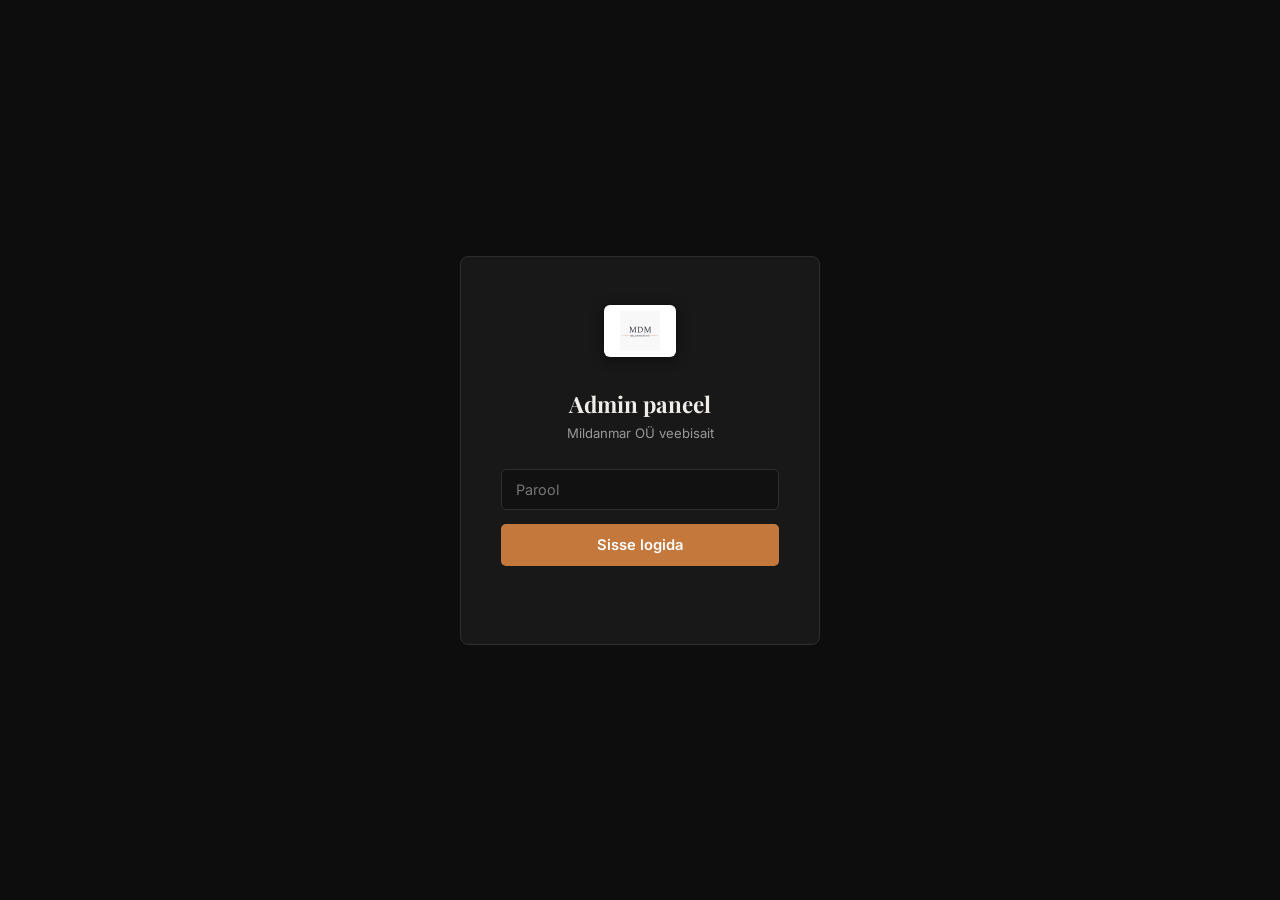
<file: admin.html>
<!DOCTYPE html>
<html lang="et">
<head>
<meta charset="UTF-8">
<meta name="viewport" content="width=device-width, initial-scale=1.0">
<title>Admin · Mildanmar OÜ</title>
<link rel="preconnect" href="https://fonts.googleapis.com">
<link href="https://fonts.googleapis.com/css2?family=Inter:wght@400;500;600;700&family=Playfair+Display:wght@700&display=swap" rel="stylesheet">
<style>
:root {
  --bg:   #0d0d0d; --bg2: #111; --bg3: #181818; --card: #151515;
  --acc:  #c4783c; --acc2: #b36830;
  --text: #f0ede8; --text2: #999; --text3: #484840;
  --brd:  #222;    --brd2: #2e2e2e;
  --green: #27ae60; --red: #c0392b; --yellow: #f39c12;
}
*, *::before, *::after { box-sizing: border-box; margin: 0; padding: 0; }
html { scroll-behavior: smooth; }
body { font-family: 'Inter', sans-serif; background: var(--bg); color: var(--text); min-height: 100vh; }
a { color: inherit; text-decoration: none; }
::selection { background: var(--acc); color: #fff; }
::-webkit-scrollbar { width: 4px; }
::-webkit-scrollbar-thumb { background: var(--acc); }

/* ── LOGIN ─────────────────────────────────────────── */
#login {
  min-height: 100vh; display: flex;
  align-items: center; justify-content: center;
  background: var(--bg);
}
.login-box {
  background: var(--bg3); border: 1px solid var(--brd2);
  border-radius: 8px; padding: 48px 40px;
  width: 100%; max-width: 360px; text-align: center;
}
.login-logo {
  height: 52px; background: #fff; padding: 6px 16px;
  border-radius: 6px; margin: 0 auto 28px;
  box-shadow: 0 2px 12px rgba(0,0,0,.5);
}
.login-title { font-family: 'Playfair Display', serif; font-size: 1.4rem; margin-bottom: 6px; }
.login-sub   { font-size: .82rem; color: var(--text2); margin-bottom: 28px; }
.login-input {
  width: 100%; padding: 11px 14px; margin-bottom: 14px;
  background: var(--bg2); border: 1px solid var(--brd2);
  border-radius: 5px; color: var(--text);
  font-family: 'Inter', sans-serif; font-size: .9rem; outline: none;
  transition: border-color .2s;
}
.login-input:focus { border-color: var(--acc); }
.login-btn {
  width: 100%; padding: 12px; background: var(--acc);
  color: #fff; border: none; border-radius: 5px;
  font-family: 'Inter', sans-serif; font-weight: 600;
  font-size: .92rem; cursor: pointer; transition: background .2s;
}
.login-btn:hover { background: var(--acc2); }
.login-err { font-size: .8rem; color: var(--red); margin-top: 12px; min-height: 18px; }

/* ── DASHBOARD ─────────────────────────────────────── */
#dashboard { display: none; min-height: 100vh; flex-direction: column; }

/* Header */
.adm-header {
  background: rgba(11,11,11,.95); border-bottom: 1px solid var(--brd);
  padding: 0 28px; height: 64px;
  display: flex; align-items: center; justify-content: space-between;
  position: sticky; top: 0; z-index: 10;
  backdrop-filter: blur(12px);
}
.adm-logo { display: flex; align-items: center; gap: 12px; }
.adm-logo img { height: 38px; background: #fff; padding: 4px 10px; border-radius: 5px; }
.adm-logo-label { font-size: .75rem; color: var(--acc); font-weight: 700; letter-spacing: 2px; text-transform: uppercase; }
.adm-header-right { display: flex; align-items: center; gap: 16px; }
.adm-back { font-size: .82rem; color: var(--text2); transition: color .2s; }
.adm-back:hover { color: var(--acc); }
.adm-logout {
  padding: 6px 16px; border: 1px solid var(--brd2); border-radius: 5px;
  background: transparent; color: var(--text2); font-size: .78rem;
  font-weight: 600; cursor: pointer; font-family: 'Inter', sans-serif;
  transition: all .2s;
}
.adm-logout:hover { border-color: var(--red); color: var(--red); }

/* Stats bar */
.stats-bar {
  display: flex; gap: 1px; background: var(--brd);
  border-bottom: 1px solid var(--brd);
}
.stat {
  flex: 1; background: var(--bg2); padding: 16px 24px;
  display: flex; align-items: center; gap: 14px;
}
.stat-num { font-family: 'Playfair Display', serif; font-size: 1.8rem; font-weight: 700; color: var(--acc); line-height: 1; }
.stat-label { font-size: .75rem; color: var(--text2); font-weight: 500; }

/* Tabs */
.tabs {
  display: flex; gap: 0; border-bottom: 1px solid var(--brd);
  background: var(--bg2); padding: 0 28px;
}
.tab-btn {
  padding: 14px 22px; background: none; border: none; border-bottom: 2px solid transparent;
  color: var(--text2); font-size: .85rem; font-weight: 500; cursor: pointer;
  font-family: 'Inter', sans-serif; transition: all .2s; white-space: nowrap;
}
.tab-btn:hover { color: var(--text); }
.tab-btn.active { color: var(--acc); border-bottom-color: var(--acc); }
.tab-badge {
  display: inline-flex; align-items: center; justify-content: center;
  width: 18px; height: 18px; background: var(--acc); color: #fff;
  border-radius: 50%; font-size: .65rem; font-weight: 700; margin-left: 6px;
}

/* Content */
.adm-content { flex: 1; padding: 32px 28px; max-width: 1000px; margin: 0 auto; width: 100%; }
.tab-panel { display: none; }
.tab-panel.active { display: block; }

/* Empty state */
.empty {
  text-align: center; padding: 60px 20px;
  color: var(--text3); font-size: .9rem;
}
.empty-icon { font-size: 2.5rem; margin-bottom: 12px; opacity: .4; }

/* Cards */
.item-card {
  background: var(--bg3); border: 1px solid var(--brd);
  border-radius: 6px; padding: 22px 24px; margin-bottom: 14px;
  transition: border-color .2s;
}
.item-card:hover { border-color: var(--brd2); }
.item-card.unread { border-left: 3px solid var(--acc); }

.card-head { display: flex; align-items: flex-start; justify-content: space-between; gap: 12px; margin-bottom: 12px; }
.card-author { display: flex; align-items: center; gap: 10px; }
.card-av {
  width: 38px; height: 38px; border-radius: 50%; background: var(--acc);
  display: flex; align-items: center; justify-content: center;
  font-weight: 700; font-size: .9rem; color: #fff; flex-shrink: 0;
  font-family: 'Playfair Display', serif;
}
.card-name { font-size: .9rem; font-weight: 600; }
.card-date { font-size: .72rem; color: var(--text3); margin-top: 2px; }
.card-meta { display: flex; align-items: center; gap: 10px; flex-shrink: 0; }
.badge-new {
  padding: 3px 10px; background: rgba(196,120,60,.15);
  border: 1px solid rgba(196,120,60,.3); border-radius: 20px;
  font-size: .65rem; font-weight: 700; letter-spacing: 1.5px;
  text-transform: uppercase; color: var(--acc);
}
.badge-read {
  padding: 3px 10px; background: rgba(39,174,96,.1);
  border: 1px solid rgba(39,174,96,.25); border-radius: 20px;
  font-size: .65rem; font-weight: 700; letter-spacing: 1.5px;
  text-transform: uppercase; color: var(--green);
}

.card-stars { display: flex; gap: 2px; margin-bottom: 10px; }
.s { font-size: .85rem; color: var(--text3); }
.s.on { color: var(--acc); }

.card-text { font-size: .87rem; color: var(--text2); line-height: 1.7; margin-bottom: 14px; }
.card-info { font-size: .8rem; color: var(--text2); line-height: 1.65; margin-bottom: 14px; }
.card-info strong { color: var(--text); font-weight: 500; }

.card-actions { display: flex; gap: 8px; justify-content: flex-end; flex-wrap: wrap; }
.btn-approve {
  padding: 7px 18px; background: rgba(39,174,96,.12);
  border: 1px solid rgba(39,174,96,.3); border-radius: 5px;
  color: var(--green); font-size: .8rem; font-weight: 600;
  cursor: pointer; font-family: 'Inter', sans-serif; transition: all .2s;
}
.btn-approve:hover { background: rgba(39,174,96,.22); }
.btn-delete {
  padding: 7px 18px; background: rgba(192,57,43,.1);
  border: 1px solid rgba(192,57,43,.25); border-radius: 5px;
  color: var(--red); font-size: .8rem; font-weight: 600;
  cursor: pointer; font-family: 'Inter', sans-serif; transition: all .2s;
}
.btn-delete:hover { background: rgba(192,57,43,.2); }
.btn-markread {
  padding: 7px 18px; background: rgba(196,120,60,.1);
  border: 1px solid rgba(196,120,60,.25); border-radius: 5px;
  color: var(--acc); font-size: .8rem; font-weight: 600;
  cursor: pointer; font-family: 'Inter', sans-serif; transition: all .2s;
}
.btn-markread:hover { background: rgba(196,120,60,.2); }

/* Settings */
.settings-section { background: var(--bg3); border: 1px solid var(--brd); border-radius: 6px; padding: 28px; margin-bottom: 20px; }
.settings-title { font-size: .75rem; font-weight: 700; letter-spacing: 2px; text-transform: uppercase; color: var(--text3); margin-bottom: 18px; }
.settings-row { display: flex; gap: 12px; align-items: flex-end; flex-wrap: wrap; }
.settings-field { flex: 1; min-width: 200px; }
.settings-label { display: block; font-size: .72rem; font-weight: 600; color: var(--text2); margin-bottom: 6px; letter-spacing: .5px; }
.settings-input {
  width: 100%; padding: 10px 13px;
  background: var(--bg2); border: 1px solid var(--brd2);
  border-radius: 5px; color: var(--text);
  font-family: 'Inter', sans-serif; font-size: .88rem; outline: none;
  transition: border-color .2s;
}
.settings-input:focus { border-color: var(--acc); }
.btn-save {
  padding: 10px 24px; background: var(--acc); color: #fff;
  border: none; border-radius: 5px; font-family: 'Inter', sans-serif;
  font-weight: 600; font-size: .88rem; cursor: pointer; transition: background .2s;
  white-space: nowrap;
}
.btn-save:hover { background: var(--acc2); }
.settings-msg { font-size: .8rem; color: var(--green); margin-top: 10px; display: none; }
.settings-msg.show { display: block; }

/* Toast */
.toast {
  position: fixed; bottom: 28px; right: 28px; z-index: 999;
  background: var(--bg3); border: 1px solid var(--brd2);
  border-left: 3px solid var(--green);
  padding: 12px 20px; border-radius: 6px;
  font-size: .85rem; color: var(--text);
  transform: translateY(20px); opacity: 0;
  transition: all .3s ease; pointer-events: none;
}
.toast.show { transform: translateY(0); opacity: 1; }

@media (max-width: 600px) {
  .stats-bar { flex-wrap: wrap; }
  .stat { flex: 1 1 50%; }
  .adm-content { padding: 20px 16px; }
  .login-box { padding: 36px 24px; }
}
</style>
</head>
<body>

<!-- ── LOGIN ─────────────────────────────────────────── -->
<div id="login">
  <div class="login-box">
    <img class="login-logo" src="img/5839027156271435434.jpg" alt="Mildanmar OÜ">
    <h2 class="login-title">Admin paneel</h2>
    <p class="login-sub">Mildanmar OÜ veebisait</p>
    <input type="password" class="login-input" id="pwd" placeholder="Parool" autocomplete="current-password">
    <button class="login-btn" onclick="doLogin()">Sisse logida</button>
    <div class="login-err" id="login-err"></div>
  </div>
</div>

<!-- ── DASHBOARD ─────────────────────────────────────── -->
<div id="dashboard">

  <header class="adm-header">
    <div class="adm-logo">
      <img src="img/5839027156271435434.jpg" alt="Mildanmar OÜ">
      <span class="adm-logo-label">Admin</span>
    </div>
    <div class="adm-header-right">
      <a href="index.html" class="adm-back">← Tagasi saidile</a>
      <button class="adm-logout" onclick="doLogout()">Välja logida</button>
    </div>
  </header>

  <!-- Stats -->
  <div class="stats-bar">
    <div class="stat"><div class="stat-num" id="stat-pending">0</div><div class="stat-label">Ootel arvustust</div></div>
    <div class="stat"><div class="stat-num" id="stat-contacts">0</div><div class="stat-label">Uut päringut</div></div>
    <div class="stat"><div class="stat-num" id="stat-approved">0</div><div class="stat-label">Avaldatud arvustust</div></div>
  </div>

  <!-- Tabs -->
  <div class="tabs">
    <button class="tab-btn active" onclick="showTab('pending')" id="tab-btn-pending">
      Ootel arvustused <span class="tab-badge" id="badge-pending">0</span>
    </button>
    <button class="tab-btn" onclick="showTab('contacts')" id="tab-btn-contacts">
      Päringud <span class="tab-badge" id="badge-contacts">0</span>
    </button>
    <button class="tab-btn" onclick="showTab('approved')" id="tab-btn-approved">
      Avaldatud arvustused
    </button>
    <button class="tab-btn" onclick="showTab('settings')" id="tab-btn-settings">
      Seaded
    </button>
  </div>

  <!-- Content -->
  <div class="adm-content">

    <!-- Pending reviews -->
    <div class="tab-panel active" id="panel-pending">
      <div id="list-pending"></div>
    </div>

    <!-- Contact submissions -->
    <div class="tab-panel" id="panel-contacts">
      <div id="list-contacts"></div>
    </div>

    <!-- Approved reviews -->
    <div class="tab-panel" id="panel-approved">
      <div id="list-approved"></div>
    </div>

    <!-- Settings -->
    <div class="tab-panel" id="panel-settings">
      <div class="settings-section">
        <div class="settings-title">Muuda parooli</div>
        <div class="settings-row">
          <div class="settings-field">
            <label class="settings-label">Praegune parool</label>
            <input type="password" class="settings-input" id="old-pwd" placeholder="Praegune parool">
          </div>
          <div class="settings-field">
            <label class="settings-label">Uus parool</label>
            <input type="password" class="settings-input" id="new-pwd" placeholder="Uus parool">
          </div>
          <div class="settings-field">
            <label class="settings-label">Korda uut parooli</label>
            <input type="password" class="settings-input" id="new-pwd2" placeholder="Korda uut parooli">
          </div>
          <button class="btn-save" onclick="changePwd()">Salvesta</button>
        </div>
        <div class="settings-msg" id="pwd-msg"></div>
      </div>

      <div class="settings-section">
        <div class="settings-title">Andmete kustutamine</div>
        <div class="settings-row" style="flex-wrap:wrap;gap:10px">
          <button class="btn-delete" onclick="clearData('contacts')">Kustuta kõik päringud</button>
          <button class="btn-delete" onclick="clearData('approved')">Kustuta avaldatud arvustused</button>
          <button class="btn-delete" onclick="clearData('pending')">Kustuta ootel arvustused</button>
        </div>
      </div>
    </div>

  </div>
</div>

<!-- Toast -->
<div class="toast" id="toast"></div>

<script>
// ── Константы ─────────────────────────────────────────
const LS_PENDING  = 'mildanmar_reviews_pending';
const LS_APPROVED = 'mildanmar_reviews_approved';
const LS_CONTACTS = 'mildanmar_contacts';
const LS_PWD      = 'mildanmar_admin_pwd';
const LS_SESSION  = 'mildanmar_admin_session';
const DEFAULT_PWD = 'mildanmar';

// ── Утилиты ───────────────────────────────────────────
function lsGet(k) { try { return JSON.parse(localStorage.getItem(k)) || []; } catch { return []; } }
function lsSet(k, v) { localStorage.setItem(k, JSON.stringify(v)); }
function getPwd() { return localStorage.getItem(LS_PWD) || DEFAULT_PWD; }

function starsHtml(n) {
  return Array.from({length:5}, (_,i) => `<span class="s${i<n?' on':''}">★</span>`).join('');
}

function toast(msg, color) {
  const t = document.getElementById('toast');
  t.textContent = msg;
  t.style.borderLeftColor = color || '#27ae60';
  t.classList.add('show');
  setTimeout(() => t.classList.remove('show'), 3000);
}

// ── Login ──────────────────────────────────────────────
function doLogin() {
  const val = document.getElementById('pwd').value;
  if (val === getPwd()) {
    sessionStorage.setItem(LS_SESSION, '1');
    showDashboard();
  } else {
    document.getElementById('login-err').textContent = 'Vale parool. Proovige uuesti.';
    document.getElementById('pwd').value = '';
  }
}

document.getElementById('pwd').addEventListener('keydown', e => {
  if (e.key === 'Enter') doLogin();
});

function doLogout() {
  sessionStorage.removeItem(LS_SESSION);
  document.getElementById('dashboard').style.display = 'none';
  document.getElementById('login').style.display = 'flex';
  document.getElementById('pwd').value = '';
}

function showDashboard() {
  document.getElementById('login').style.display = 'none';
  document.getElementById('dashboard').style.display = 'flex';
  document.getElementById('dashboard').style.flexDirection = 'column';
  refreshAll();
}

// Auto-login if session exists
if (sessionStorage.getItem(LS_SESSION)) showDashboard();

// ── Tabs ───────────────────────────────────────────────
function showTab(name) {
  document.querySelectorAll('.tab-panel').forEach(p => p.classList.remove('active'));
  document.querySelectorAll('.tab-btn').forEach(b => b.classList.remove('active'));
  document.getElementById('panel-' + name).classList.add('active');
  document.getElementById('tab-btn-' + name).classList.add('active');
}

// ── Рендер данных ──────────────────────────────────────
function refreshAll() {
  renderPending();
  renderContacts();
  renderApproved();
  updateStats();
}

function updateStats() {
  const pending  = lsGet(LS_PENDING);
  const approved = lsGet(LS_APPROVED);
  const contacts = lsGet(LS_CONTACTS);
  const unread   = contacts.filter(c => !c.read).length;

  document.getElementById('stat-pending').textContent  = pending.length;
  document.getElementById('stat-contacts').textContent = unread;
  document.getElementById('stat-approved').textContent = approved.length;
  document.getElementById('badge-pending').textContent  = pending.length;
  document.getElementById('badge-contacts').textContent = unread;
}

// Pending reviews
function renderPending() {
  const list = document.getElementById('list-pending');
  const items = lsGet(LS_PENDING);
  if (!items.length) {
    list.innerHTML = `<div class="empty"><div class="empty-icon">✓</div>Ootel arvustusi ei ole.</div>`;
    return;
  }
  list.innerHTML = items.map(r => `
    <div class="item-card" id="pr-${r.id}">
      <div class="card-head">
        <div class="card-author">
          <div class="card-av">${r.name.charAt(0)}</div>
          <div>
            <div class="card-name">${esc(r.name)}</div>
            <div class="card-date">${r.date}</div>
          </div>
        </div>
        <div class="card-meta"><span class="badge-new">UUS</span></div>
      </div>
      <div class="card-stars">${starsHtml(r.rating)}</div>
      <p class="card-text">${esc(r.text)}</p>
      <div class="card-actions">
        <button class="btn-approve" onclick="approveReview(${r.id})">Avalda</button>
        <button class="btn-delete"  onclick="deleteReview(${r.id})">Kustuta</button>
      </div>
    </div>
  `).join('');
}

function approveReview(id) {
  const pending  = lsGet(LS_PENDING);
  const approved = lsGet(LS_APPROVED);
  const idx = pending.findIndex(r => r.id === id);
  if (idx === -1) return;
  approved.push(pending[idx]);
  pending.splice(idx, 1);
  lsSet(LS_PENDING, pending);
  lsSet(LS_APPROVED, approved);
  toast('Arvustus avaldatud!');
  refreshAll();
}

function deleteReview(id) {
  if (!confirm('Kustutada arvustus?')) return;
  const pending = lsGet(LS_PENDING).filter(r => r.id !== id);
  lsSet(LS_PENDING, pending);
  toast('Kustutatud.', '#c0392b');
  refreshAll();
}

// Approved reviews
function renderApproved() {
  const list  = document.getElementById('list-approved');
  const items = lsGet(LS_APPROVED);
  if (!items.length) {
    list.innerHTML = `<div class="empty"><div class="empty-icon">★</div>Avaldatud arvustusi ei ole.</div>`;
    return;
  }
  list.innerHTML = items.map(r => `
    <div class="item-card" id="ap-${r.id}">
      <div class="card-head">
        <div class="card-author">
          <div class="card-av">${r.name.charAt(0)}</div>
          <div>
            <div class="card-name">${esc(r.name)}</div>
            <div class="card-date">${r.date}</div>
          </div>
        </div>
      </div>
      <div class="card-stars">${starsHtml(r.rating)}</div>
      <p class="card-text">${esc(r.text)}</p>
      <div class="card-actions">
        <button class="btn-delete" onclick="removeApproved(${r.id})">Eemalda saidilt</button>
      </div>
    </div>
  `).join('');
}

function removeApproved(id) {
  if (!confirm('Eemaldada arvustus saidilt?')) return;
  const approved = lsGet(LS_APPROVED).filter(r => r.id !== id);
  lsSet(LS_APPROVED, approved);
  toast('Eemaldatud.', '#c0392b');
  refreshAll();
}

// Contact submissions
function renderContacts() {
  const list  = document.getElementById('list-contacts');
  const items = lsGet(LS_CONTACTS).slice().reverse();
  if (!items.length) {
    list.innerHTML = `<div class="empty"><div class="empty-icon">✉</div>Päringuid ei ole.</div>`;
    return;
  }
  list.innerHTML = items.map(c => `
    <div class="item-card${c.read ? '' : ' unread'}" id="ct-${c.id}">
      <div class="card-head">
        <div class="card-author">
          <div class="card-av">${c.name.charAt(0)}</div>
          <div>
            <div class="card-name">${esc(c.name)}</div>
            <div class="card-date">${c.date}</div>
          </div>
        </div>
        <div class="card-meta">
          ${c.read ? '<span class="badge-read">LOETUD</span>' : '<span class="badge-new">UUES</span>'}
        </div>
      </div>
      <div class="card-info">
        <strong>Tel:</strong> ${esc(c.phone)} &nbsp;·&nbsp;
        <strong>Email:</strong> <a href="mailto:${esc(c.email)}" style="color:var(--acc)">${esc(c.email)}</a><br>
        <strong>Töö liik:</strong> ${esc(c.workType || '—')}<br>
        ${c.desc ? `<strong>Kirjeldus:</strong> ${esc(c.desc)}` : ''}
      </div>
      <div class="card-actions">
        ${!c.read ? `<button class="btn-markread" onclick="markRead(${c.id})">Märgi loetuks</button>` : ''}
        <a href="mailto:${esc(c.email)}" class="btn-approve" style="display:inline-flex;align-items:center">Vasta e-postiga</a>
        <button class="btn-delete" onclick="deleteContact(${c.id})">Kustuta</button>
      </div>
    </div>
  `).join('');
}

function markRead(id) {
  const contacts = lsGet(LS_CONTACTS).map(c => c.id === id ? {...c, read: true} : c);
  lsSet(LS_CONTACTS, contacts);
  refreshAll();
}

function deleteContact(id) {
  if (!confirm('Kustutada päring?')) return;
  const contacts = lsGet(LS_CONTACTS).filter(c => c.id !== id);
  lsSet(LS_CONTACTS, contacts);
  toast('Päring kustutatud.', '#c0392b');
  refreshAll();
}

// ── Settings ───────────────────────────────────────────
function changePwd() {
  const old  = document.getElementById('old-pwd').value;
  const nw   = document.getElementById('new-pwd').value;
  const nw2  = document.getElementById('new-pwd2').value;
  const msg  = document.getElementById('pwd-msg');

  if (old !== getPwd())   { showMsg(msg, 'Vale praegune parool.', 'red'); return; }
  if (nw.length < 4)      { showMsg(msg, 'Uus parool peab olema vähemalt 4 tähemärki.', 'red'); return; }
  if (nw !== nw2)         { showMsg(msg, 'Paroolid ei ühti.', 'red'); return; }

  localStorage.setItem(LS_PWD, nw);
  showMsg(msg, 'Parool muudetud!', 'green');
  document.getElementById('old-pwd').value = '';
  document.getElementById('new-pwd').value = '';
  document.getElementById('new-pwd2').value = '';
}

function showMsg(el, text, color) {
  el.textContent = text;
  el.style.color = color === 'red' ? 'var(--red)' : 'var(--green)';
  el.classList.add('show');
  setTimeout(() => el.classList.remove('show'), 4000);
}

function clearData(type) {
  const labels = { contacts: 'kõik päringud', approved: 'avaldatud arvustused', pending: 'ootel arvustused' };
  if (!confirm(`Kustutada ${labels[type]}?`)) return;
  const keys = { contacts: LS_CONTACTS, approved: LS_APPROVED, pending: LS_PENDING };
  lsSet(keys[type], []);
  toast('Kustutatud.', '#c0392b');
  refreshAll();
}

// ── XSS protection ────────────────────────────────────
function esc(str) {
  if (!str) return '';
  return String(str)
    .replace(/&/g,'&amp;').replace(/</g,'&lt;')
    .replace(/>/g,'&gt;').replace(/"/g,'&quot;');
}
</script>
</body>
</html>
</file>
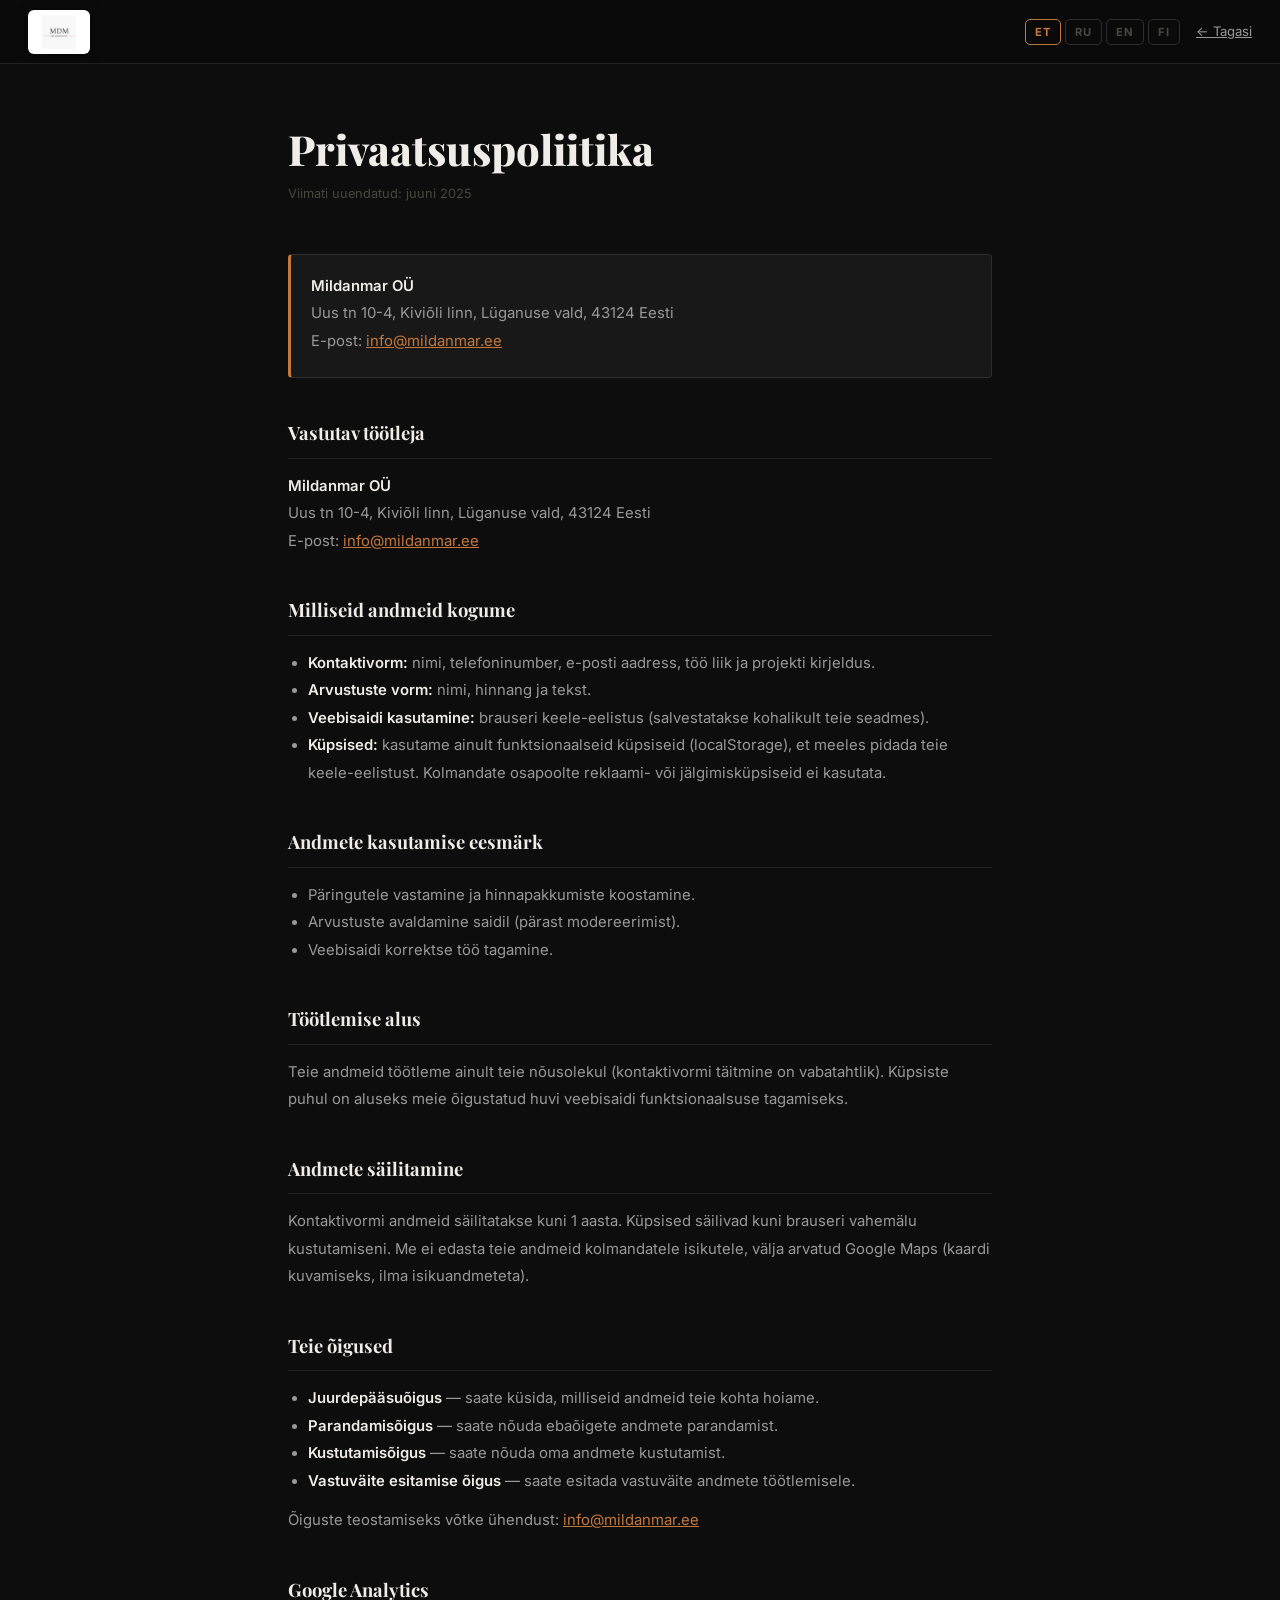
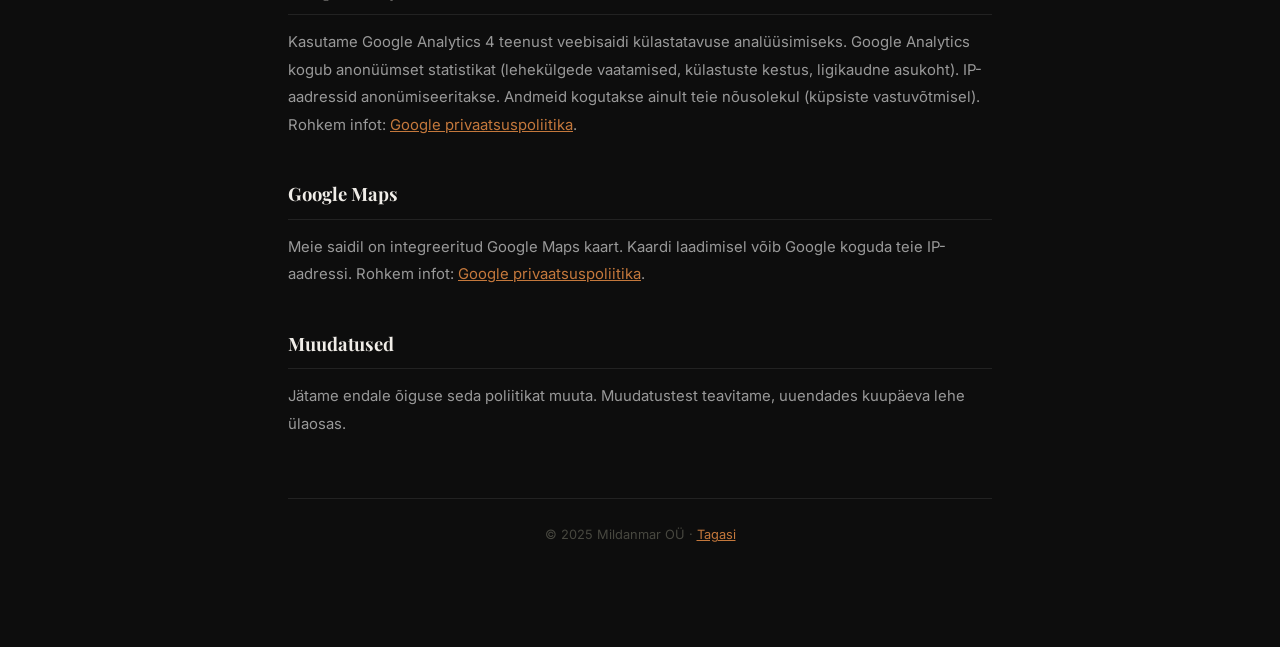
<file: privaatsuspoliitika.html>
<!DOCTYPE html>
<html lang="et">
<head>
<meta charset="UTF-8">
<meta name="viewport" content="width=device-width, initial-scale=1.0">
<title>Privaatsuspoliitika · Mildanmar OÜ</title>
<link rel="preconnect" href="https://fonts.googleapis.com">
<link href="https://fonts.googleapis.com/css2?family=Inter:wght@400;500;600;700&family=Playfair+Display:wght@700;800&display=swap" rel="stylesheet">
<style>
:root {
  --bg: #0d0d0d; --bg2: #111; --bg3: #181818;
  --acc: #c4783c;
  --text: #f0ede8; --text2: #999; --text3: #484840;
  --brd: #222; --brd2: #2e2e2e;
}
*, *::before, *::after { box-sizing: border-box; margin: 0; padding: 0; }
html { scroll-behavior: smooth; }
body { font-family: 'Inter', sans-serif; background: var(--bg); color: var(--text); line-height: 1.6; }
a { color: var(--acc); }
a:hover { text-decoration: underline; }
::selection { background: var(--acc); color: #fff; }
::-webkit-scrollbar { width: 4px; }
::-webkit-scrollbar-thumb { background: var(--acc); }

header {
  background: rgba(11,11,11,.95); border-bottom: 1px solid var(--brd);
  padding: 0 28px; height: 64px;
  display: flex; align-items: center; justify-content: space-between;
  position: sticky; top: 0; z-index: 10; backdrop-filter: blur(12px);
}
.logo { display: flex; align-items: center; }
.logo img { height: 44px; background: #fff; padding: 5px 14px; border-radius: 6px; box-shadow: 0 2px 12px rgba(0,0,0,.5); }
.back-link { font-size: .82rem; color: var(--text2); transition: color .2s; }
.back-link:hover { color: var(--acc); text-decoration: none; }

.lsw { display: flex; gap: 4px; }
.lb {
  padding: 5px 9px; border: 1px solid var(--brd2); border-radius: 5px;
  background: transparent; color: var(--text3);
  font-size: .7rem; font-weight: 700; cursor: pointer;
  transition: all .2s; letter-spacing: 1px; font-family: 'Inter', sans-serif;
}
.lb:hover, .lb.on { border-color: var(--acc); color: var(--acc); }
.header-right { display: flex; align-items: center; gap: 16px; }

main { max-width: 760px; margin: 0 auto; padding: 60px 28px 100px; }

.page-title {
  font-family: 'Playfair Display', serif;
  font-size: clamp(1.8rem, 4vw, 2.6rem);
  font-weight: 800; line-height: 1.2; margin-bottom: 8px;
}
.page-date { font-size: .8rem; color: var(--text3); margin-bottom: 48px; }

.section { margin-bottom: 40px; }
h2 {
  font-family: 'Playfair Display', serif;
  font-size: 1.15rem; font-weight: 700;
  color: var(--text); margin-bottom: 14px;
  padding-bottom: 10px; border-bottom: 1px solid var(--brd);
}
p { font-size: .93rem; color: var(--text2); line-height: 1.85; margin-bottom: 12px; }
p:last-child { margin-bottom: 0; }
ul { padding-left: 20px; margin-bottom: 12px; }
li { font-size: .93rem; color: var(--text2); line-height: 1.85; }
strong { color: var(--text); font-weight: 600; }

.info-box {
  background: var(--bg3); border: 1px solid var(--brd2);
  border-left: 3px solid var(--acc);
  border-radius: 4px; padding: 18px 20px; margin-bottom: 40px;
}
.info-box p { margin-bottom: 4px; }

footer-pp { display: block; border-top: 1px solid var(--brd); margin-top: 60px; padding-top: 24px; text-align: center; }
footer-pp p { font-size: .8rem; color: var(--text3); }
</style>
</head>
<body>

<header>
  <a href="index.html" class="logo">
    <img src="img/5839027156271435434.jpg" alt="Mildanmar OÜ">
  </a>
  <div class="header-right">
    <div class="lsw">
      <button class="lb on" data-lang="et">ET</button>
      <button class="lb" data-lang="ru">RU</button>
      <button class="lb" data-lang="en">EN</button>
      <button class="lb" data-lang="fi">FI</button>
    </div>
    <a href="index.html" class="back-link" id="back-link">← Tagasi</a>
  </div>
</header>

<main id="content"></main>

<script>
const PP = {
  et: {
    back: '← Tagasi',
    title: 'Privaatsuspoliitika',
    date: 'Viimati uuendatud: juuni 2025',
    company: {
      h: 'Vastutav töötleja',
      p: `<strong>Mildanmar OÜ</strong><br>
          Uus tn 10-4, Kiviõli linn, Lüganuse vald, 43124 Eesti<br>
          E-post: <a href="mailto:info@mildanmar.ee">info@mildanmar.ee</a>`
    },
    collect: {
      h: 'Milliseid andmeid kogume',
      items: [
        '<strong>Kontaktivorm:</strong> nimi, telefoninumber, e-posti aadress, töö liik ja projekti kirjeldus.',
        '<strong>Arvustuste vorm:</strong> nimi, hinnang ja tekst.',
        '<strong>Veebisaidi kasutamine:</strong> brauseri keele-eelistus (salvestatakse kohalikult teie seadmes).',
        '<strong>Küpsised:</strong> kasutame ainult funktsionaalseid küpsiseid (localStorage), et meeles pidada teie keele-eelistust. Kolmandate osapoolte reklaami- või jälgimisküpsiseid ei kasutata.'
      ]
    },
    purpose: {
      h: 'Andmete kasutamise eesmärk',
      items: [
        'Päringutele vastamine ja hinnapakkumiste koostamine.',
        'Arvustuste avaldamine saidil (pärast modereerimist).',
        'Veebisaidi korrektse töö tagamine.'
      ]
    },
    basis: {
      h: 'Töötlemise alus',
      p: 'Teie andmeid töötleme ainult teie nõusolekul (kontaktivormi täitmine on vabatahtlik). Küpsiste puhul on aluseks meie õigustatud huvi veebisaidi funktsionaalsuse tagamiseks.'
    },
    storage: {
      h: 'Andmete säilitamine',
      p: 'Kontaktivormi andmeid säilitatakse kuni 1 aasta. Küpsised säilivad kuni brauseri vahemälu kustutamiseni. Me ei edasta teie andmeid kolmandatele isikutele, välja arvatud Google Maps (kaardi kuvamiseks, ilma isikuandmeteta).'
    },
    rights: {
      h: 'Teie õigused',
      items: [
        '<strong>Juurdepääsuõigus</strong> — saate küsida, milliseid andmeid teie kohta hoiame.',
        '<strong>Parandamisõigus</strong> — saate nõuda ebaõigete andmete parandamist.',
        '<strong>Kustutamisõigus</strong> — saate nõuda oma andmete kustutamist.',
        '<strong>Vastuväite esitamise õigus</strong> — saate esitada vastuväite andmete töötlemisele.'
      ],
      contact: 'Õiguste teostamiseks võtke ühendust: <a href="mailto:info@mildanmar.ee">info@mildanmar.ee</a>'
    },
    analytics: {
      h: 'Google Analytics',
      p: 'Kasutame Google Analytics 4 teenust veebisaidi külastatavuse analüüsimiseks. Google Analytics kogub anonüümset statistikat (lehekülgede vaatamised, külastuste kestus, ligikaudne asukoht). IP-aadressid anonümiseeritakse. Andmeid kogutakse ainult teie nõusolekul (küpsiste vastuvõtmisel). Rohkem infot: <a href="https://policies.google.com/privacy" target="_blank">Google privaatsuspoliitika</a>.'
    },
    maps: {
      h: 'Google Maps',
      p: 'Meie saidil on integreeritud Google Maps kaart. Kaardi laadimisel võib Google koguda teie IP-aadressi. Rohkem infot: <a href="https://policies.google.com/privacy" target="_blank">Google privaatsuspoliitika</a>.'
    },
    changes: {
      h: 'Muudatused',

      p: 'Jätame endale õiguse seda poliitikat muuta. Muudatustest teavitame, uuendades kuupäeva lehe ülaosas.'
    }
  },
  ru: {
    back: '← Назад',
    title: 'Политика конфиденциальности',
    date: 'Последнее обновление: июнь 2025',
    company: {
      h: 'Ответственный оператор',
      p: `<strong>Mildanmar OÜ</strong><br>
          Uus tn 10-4, Kiviõli linn, Lüganuse vald, 43124 Эстония<br>
          Эл. почта: <a href="mailto:info@mildanmar.ee">info@mildanmar.ee</a>`
    },
    collect: {
      h: 'Какие данные мы собираем',
      items: [
        '<strong>Форма заявки:</strong> имя, номер телефона, адрес эл. почты, вид работы и описание проекта.',
        '<strong>Форма отзыва:</strong> имя, оценка и текст.',
        '<strong>Использование сайта:</strong> языковые предпочтения браузера (хранятся локально на вашем устройстве).',
        '<strong>Файлы cookie:</strong> используем только функциональные cookie (localStorage) для запоминания языковых предпочтений. Рекламные или отслеживающие cookie третьих сторон не используются.'
      ]
    },
    purpose: {
      h: 'Цели использования данных',
      items: [
        'Ответ на заявки и составление коммерческих предложений.',
        'Публикация отзывов на сайте (после модерации).',
        'Обеспечение корректной работы сайта.'
      ]
    },
    basis: {
      h: 'Основание обработки',
      p: 'Мы обрабатываем ваши данные только с вашего согласия (заполнение формы является добровольным). Для cookie основанием является наш законный интерес в обеспечении функциональности сайта.'
    },
    storage: {
      h: 'Хранение данных',
      p: 'Данные форм заявок хранятся до 1 года. Cookie хранятся до очистки кэша браузера. Мы не передаём ваши данные третьим лицам, за исключением Google Maps (для отображения карты, без личных данных).'
    },
    rights: {
      h: 'Ваши права',
      items: [
        '<strong>Право доступа</strong> — вы можете запросить, какие данные о вас хранятся.',
        '<strong>Право на исправление</strong> — вы можете потребовать исправления неточных данных.',
        '<strong>Право на удаление</strong> — вы можете потребовать удаления своих данных.',
        '<strong>Право на возражение</strong> — вы можете возразить против обработки данных.'
      ],
      contact: 'Для реализации прав обращайтесь: <a href="mailto:info@mildanmar.ee">info@mildanmar.ee</a>'
    },
    analytics: {
      h: 'Google Analytics',
      p: 'Мы используем Google Analytics 4 для анализа посещаемости сайта. Google Analytics собирает анонимную статистику (просмотры страниц, продолжительность визитов, приблизительное местоположение). IP-адреса анонимизируются. Данные собираются только с вашего согласия. Подробнее: <a href="https://policies.google.com/privacy" target="_blank">Политика конфиденциальности Google</a>.'
    },
    maps: {
      h: 'Google Maps',
      p: 'На нашем сайте встроена карта Google Maps. При загрузке карты Google может собирать ваш IP-адрес. Подробнее: <a href="https://policies.google.com/privacy" target="_blank">Политика конфиденциальности Google</a>.'
    },
    changes: {
      h: 'Изменения',
      p: 'Мы оставляем за собой право изменять данную политику. Об изменениях уведомляем путём обновления даты вверху страницы.'
    }
  },
  en: {
    back: '← Back',
    title: 'Privacy Policy',
    date: 'Last updated: June 2025',
    company: {
      h: 'Data Controller',
      p: `<strong>Mildanmar OÜ</strong><br>
          Uus tn 10-4, Kiviõli linn, Lüganuse vald, 43124 Estonia<br>
          Email: <a href="mailto:info@mildanmar.ee">info@mildanmar.ee</a>`
    },
    collect: {
      h: 'What Data We Collect',
      items: [
        '<strong>Contact form:</strong> name, phone number, email address, type of work and project description.',
        '<strong>Review form:</strong> name, rating and review text.',
        '<strong>Website usage:</strong> browser language preference (stored locally on your device).',
        '<strong>Cookies:</strong> we use only functional cookies (localStorage) to remember your language preference. No third-party advertising or tracking cookies are used.'
      ]
    },
    purpose: {
      h: 'Purpose of Data Use',
      items: [
        'Responding to enquiries and preparing quotes.',
        'Publishing reviews on the site (after moderation).',
        'Ensuring correct website functionality.'
      ]
    },
    basis: {
      h: 'Legal Basis',
      p: 'We process your data only with your consent (completing the form is voluntary). For cookies, the basis is our legitimate interest in ensuring website functionality.'
    },
    storage: {
      h: 'Data Retention',
      p: 'Contact form data is retained for up to 1 year. Cookies persist until the browser cache is cleared. We do not share your data with third parties, except Google Maps (for displaying the map, without personal data).'
    },
    rights: {
      h: 'Your Rights',
      items: [
        '<strong>Right of access</strong> — you may request what data we hold about you.',
        '<strong>Right to rectification</strong> — you may request correction of inaccurate data.',
        '<strong>Right to erasure</strong> — you may request deletion of your data.',
        '<strong>Right to object</strong> — you may object to the processing of your data.'
      ],
      contact: 'To exercise your rights, contact us: <a href="mailto:info@mildanmar.ee">info@mildanmar.ee</a>'
    },
    analytics: {
      h: 'Google Analytics',
      p: 'We use Google Analytics 4 to analyse website traffic. It collects anonymous statistics (page views, visit duration, approximate location). IP addresses are anonymised. Data is only collected after you accept cookies. More info: <a href="https://policies.google.com/privacy" target="_blank">Google Privacy Policy</a>.'
    },
    maps: {
      h: 'Google Maps',
      p: 'Our site uses an embedded Google Maps map. When the map loads, Google may collect your IP address. More info: <a href="https://policies.google.com/privacy" target="_blank">Google Privacy Policy</a>.'
    },
    changes: {
      h: 'Changes',
      p: 'We reserve the right to amend this policy. We will notify of changes by updating the date at the top of this page.'
    }
  },
  fi: {
    back: '← Takaisin',
    title: 'Tietosuojakäytäntö',
    date: 'Viimeksi päivitetty: kesäkuu 2025',
    company: {
      h: 'Rekisterinpitäjä',
      p: `<strong>Mildanmar OÜ</strong><br>
          Uus tn 10-4, Kiviõli linn, Lüganuse vald, 43124 Viro<br>
          Sähköposti: <a href="mailto:info@mildanmar.ee">info@mildanmar.ee</a>`
    },
    collect: {
      h: 'Mitä tietoja keräämme',
      items: [
        '<strong>Yhteydenottolomake:</strong> nimi, puhelinnumero, sähköpostiosoite, työn tyyppi ja projektin kuvaus.',
        '<strong>Arvostelukaavake:</strong> nimi, arvosana ja teksti.',
        '<strong>Sivuston käyttö:</strong> selaimen kieliasetus (tallennetaan paikallisesti laitteellesi).',
        '<strong>Evästeet:</strong> käytämme vain toiminnallisia evästeitä (localStorage) kieliasetuksen muistamiseen. Kolmannen osapuolen mainos- tai seurantaevästeitä ei käytetä.'
      ]
    },
    purpose: {
      h: 'Tietojen käyttötarkoitus',
      items: [
        'Kyselyihin vastaaminen ja tarjousten tekeminen.',
        'Arvostelujen julkaiseminen sivustolla (moderoinnin jälkeen).',
        'Sivuston asianmukaisen toiminnan varmistaminen.'
      ]
    },
    basis: {
      h: 'Käsittelyn peruste',
      p: 'Käsittelemme tietojasi vain suostumuksellasi (lomakkeen täyttäminen on vapaaehtoista). Evästeiden osalta perusteena on oikeutettu etumme sivuston toimivuuden varmistamisessa.'
    },
    storage: {
      h: 'Tietojen säilytys',
      p: 'Yhteydenottolomakkeen tietoja säilytetään enintään 1 vuosi. Evästeet säilyvät selaimen välimuistin tyhjentämiseen asti. Emme jaa tietojasi kolmansille osapuolille, lukuun ottamatta Google Mapsia (kartan näyttämiseen, ilman henkilötietoja).'
    },
    rights: {
      h: 'Sinun oikeutesi',
      items: [
        '<strong>Oikeus saada tietoja</strong> — voit pyytää, mitä tietoja meillä on sinusta.',
        '<strong>Oikeus oikaista tietoja</strong> — voit vaatia virheellisten tietojen korjaamista.',
        '<strong>Oikeus poistaa tietoja</strong> — voit vaatia tietojesi poistamista.',
        '<strong>Vastustamisoikeus</strong> — voit vastustaa tietojesi käsittelyä.'
      ],
      contact: 'Oikeuksien toteuttamiseksi ota yhteyttä: <a href="mailto:info@mildanmar.ee">info@mildanmar.ee</a>'
    },
    analytics: {
      h: 'Google Analytics',
      p: 'Käytämme Google Analytics 4:ää sivuston kävijämäärän analysointiin. Se kerää anonyymiä tilastoa (sivukatselut, vierailun kesto, likimääräinen sijainti). IP-osoitteet anonymisoidaan. Tietoja kerätään vain suostumuksesi jälkeen. Lisätietoja: <a href="https://policies.google.com/privacy" target="_blank">Googlen tietosuojakäytäntö</a>.'
    },
    maps: {
      h: 'Google Maps',
      p: 'Sivustollamme on integroitu Google Maps -kartta. Kartan latautuessa Google saattaa kerätä IP-osoitteesi. Lisätietoja: <a href="https://policies.google.com/privacy" target="_blank">Googlen tietosuojakäytäntö</a>.'
    },
    changes: {
      h: 'Muutokset',
      p: 'Pidätämme oikeuden muuttaa tätä käytäntöä. Muutoksista ilmoitetaan päivittämällä sivun yläosassa oleva päivämäärä.'
    }
  }
};

let lang = localStorage.getItem('lang') || 'et';

function render(l) {
  lang = l;
  const t = PP[l];
  document.documentElement.lang = l;
  document.getElementById('back-link').textContent = t.back;
  document.title = t.title + ' · Mildanmar OÜ';
  document.querySelectorAll('.lb').forEach(b => b.classList.toggle('on', b.dataset.lang === l));

  document.getElementById('content').innerHTML = `
    <h1 class="page-title">${t.title}</h1>
    <p class="page-date">${t.date}</p>

    <div class="info-box section">
      <p>${t.company.p}</p>
    </div>

    <div class="section">
      <h2>${t.company.h}</h2>
      <p>${t.company.p}</p>
    </div>

    <div class="section">
      <h2>${t.collect.h}</h2>
      <ul>${t.collect.items.map(i => `<li>${i}</li>`).join('')}</ul>
    </div>

    <div class="section">
      <h2>${t.purpose.h}</h2>
      <ul>${t.purpose.items.map(i => `<li>${i}</li>`).join('')}</ul>
    </div>

    <div class="section">
      <h2>${t.basis.h}</h2>
      <p>${t.basis.p}</p>
    </div>

    <div class="section">
      <h2>${t.storage.h}</h2>
      <p>${t.storage.p}</p>
    </div>

    <div class="section">
      <h2>${t.rights.h}</h2>
      <ul>${t.rights.items.map(i => `<li>${i}</li>`).join('')}</ul>
      <p style="margin-top:12px">${t.rights.contact}</p>
    </div>

    <div class="section">
      <h2>${t.analytics.h}</h2>
      <p>${t.analytics.p}</p>
    </div>

    <div class="section">
      <h2>${t.maps.h}</h2>
      <p>${t.maps.p}</p>
    </div>

    <div class="section">
      <h2>${t.changes.h}</h2>
      <p>${t.changes.p}</p>
    </div>

    <footer-pp>
      <p>© 2025 Mildanmar OÜ · <a href="index.html">${t.back.replace('← ','')}</a></p>
    </footer-pp>
  `;
}

document.querySelectorAll('.lb').forEach(b =>
  b.addEventListener('click', () => render(b.dataset.lang))
);

render(lang);
</script>
</body>
</html>
</file>
